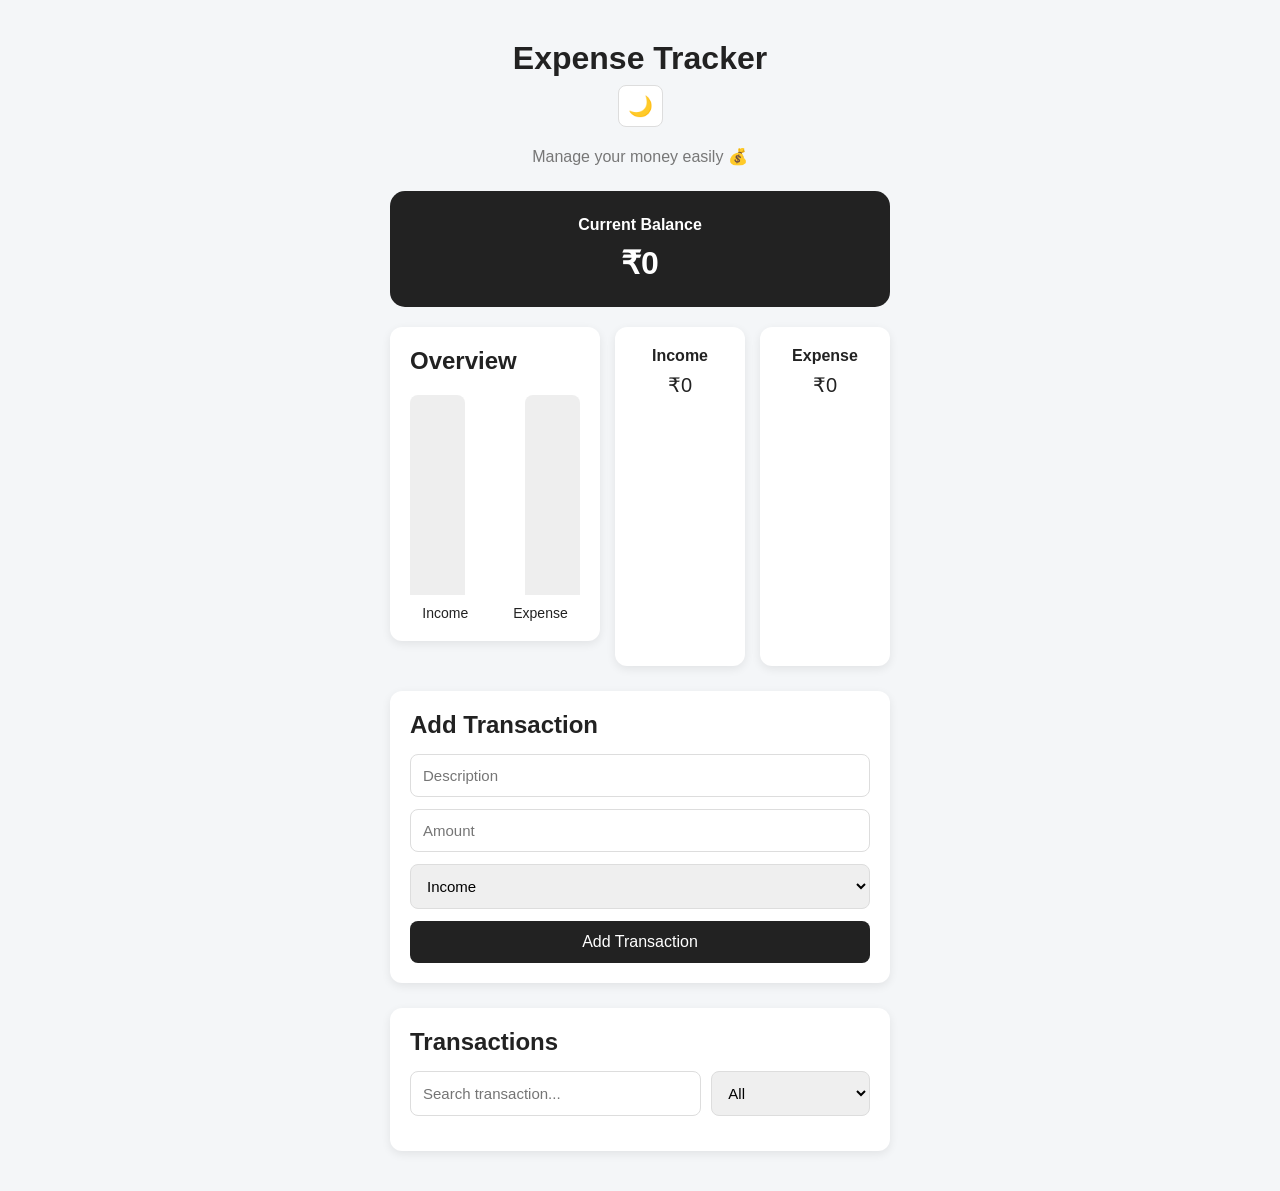
<file: index.html>
<!DOCTYPE html>
<html lang="en">
<head>
    <meta charset="UTF-8">
    <meta name="viewport" content="width=device-width, initial-scale=1.0">

    <title>Expense Tracker - Manage Your Money</title>
    <meta
    name="description"
    content="Simple and easy-to-use expense tracker to manage your income, expenses and balance."
>

<meta
    name="author"
    content="Venkatesh"
>

    <link rel="stylesheet" href="style.css">
</head>

<body>

    <div class="container">

        <h1>Expense Tracker</h1><button id="themeBtn" class="theme-btn">🌙</button>
        <p>Manage your money easily 💰</p>

        <div class="balance-card">
            <h3>Current Balance</h3>
            <h2 id="balance">₹0</h2>
        </div>

        <div class="summary">
            <div class="chart-card">
    <h2>Overview</h2>

    <div class="chart">
        <div class="bar income-bar">
            <span id="incomeBar"></span>
        </div>

        <div class="bar expense-bar">
            <span id="expenseBar"></span>
        </div>
    </div>

    <div class="chart-labels">
        <span>Income</span>
        <span>Expense</span>
    </div>
</div>
            <div class="income">
                <h4>Income</h4>
                <p id="income">₹0</p>
            </div>

            <div class="expense">
                <h4>Expense</h4>
                <p id="expense">₹0</p>
            </div>
        </div>

        <div class="form-section">

            <h2>Add Transaction</h2>

            <input
                type="text"
                id="description"
                placeholder="Description"
            >

            <input
                type="number"
                id="amount"
                placeholder="Amount"
            >

            <select id="type">
                <option value="income">Income</option>
                <option value="expense">Expense</option>
            </select>

            <button id="addBtn">Add Transaction</button>

        </div>

        <div class="transactions">

            <h2>Transactions</h2>
            <div class="filters">
    <input
        type="text"
        id="searchInput"
        placeholder="Search transaction..."
    >

    <select id="filterInput">
        <option value="all">All</option>
        <option value="income">Income</option>
        <option value="expense">Expense</option>
    </select>
</div>

<ul id="transactionList"></ul>

            <ul id="transactionList"></ul>

        </div>

    </div>

    <script src="script.js"></script>

</body>
</html>
</file>
<file: style.css>
* {
    margin: 0;
    padding: 0;
    box-sizing: border-box;
}

body {
    font-family: Arial, sans-serif;
    background: #f4f6f8;
    color: #222;
    min-height: 100vh;
}

.container {
    width: 90%;
    max-width: 500px;
    margin: 40px auto;
}

h1 {
    text-align: center;
    margin-bottom: 8px;
}

.container > p {
    text-align: center;
    color: #777;
    margin-bottom: 25px;
}

/* Balance */

.balance-card {
    background: #222;
    color: white;
    padding: 25px;
    border-radius: 15px;
    text-align: center;
    margin-bottom: 20px;
}

.balance-card h3 {
    font-size: 16px;
    margin-bottom: 10px;
}

.balance-card h2 {
    font-size: 32px;
}

/* Income & Expense */

.summary {
    display: flex;
    gap: 15px;
    margin-bottom: 25px;
}

.income,
.expense {
    flex: 1;
    background: white;
    padding: 20px;
    border-radius: 12px;
    text-align: center;
    box-shadow: 0 3px 10px rgba(0, 0, 0, 0.08);
}

.income p {
    margin-top: 8px;
    font-size: 20px;
}

.expense p {
    margin-top: 8px;
    font-size: 20px;
}

/* Form */

.form-section {
    background: white;
    padding: 20px;
    border-radius: 12px;
    margin-bottom: 25px;
    box-shadow: 0 3px 10px rgba(0, 0, 0, 0.08);
}

.form-section h2,
.transactions h2 {
    margin-bottom: 15px;
}

input,
select {
    width: 100%;
    padding: 12px;
    margin-bottom: 12px;
    border: 1px solid #ddd;
    border-radius: 8px;
    font-size: 15px;
}

button {
    width: 100%;
    padding: 12px;
    border: none;
    border-radius: 8px;
    background: #222;
    color: white;
    font-size: 16px;
    cursor: pointer;
}

button:hover {
    opacity: 0.85;
}

/* Transactions */

.transactions {
    background: white;
    padding: 20px;
    border-radius: 12px;
    box-shadow: 0 3px 10px rgba(0, 0, 0, 0.08);
}

#transactionList {
    list-style: none;
}

#transactionList li {
    display: flex;
    justify-content: space-between;
    padding: 12px;
    border-bottom: 1px solid #eee;
}
.delete-btn {
    width: auto;
    padding: 6px 10px;
    margin-left: 10px;
    background: #d33;
    font-size: 12px;
}
.filters {
    display: flex;
    gap: 10px;
}

.filters input,
.filters select {
    margin-bottom: 15px;
}

.filters input {
    flex: 2;
}

.filters select {
    flex: 1;
}
.chart-card {
    background: white;
    padding: 20px;
    border-radius: 12px;
    margin-bottom: 25px;
    box-shadow: 0 3px 10px rgba(0, 0, 0, 0.08);
}

.chart {
    height: 200px;
    display: flex;
    align-items: end;
    justify-content: center;
    gap: 60px;
    margin-top: 20px;
}

.bar {
    width: 55px;
    height: 100%;
    background: #eee;
    border-radius: 8px 8px 0 0;
    position: relative;
    display: flex;
    align-items: end;
}

.bar span {
    display: block;
    width: 100%;
    border-radius: 8px 8px 0 0;
    transition: height 0.4s ease;
}

.income-bar span {
    background: #22c55e;
}

.expense-bar span {
    background: #ef4444;
}

.chart-labels {
    display: flex;
    justify-content: center;
    gap: 45px;
    margin-top: 10px;
    font-size: 14px;
}
.theme-btn {
    display: block;
    width: 45px;
    margin: 0 auto 20px;
    padding: 8px;
    font-size: 20px;
    background: white;
    color: #222;
    border: 1px solid #ddd;
}

/* Dark Mode */

body.dark {
    background: #121212;
    color: white;
}

body.dark .income,
body.dark .expense,
body.dark .form-section,
body.dark .transactions,
body.dark .chart-card {
    background: #1e1e1e;
    color: white;
}

body.dark input,
body.dark select {
    background: #2a2a2a;
    color: white;
    border-color: #444;
}

body.dark .theme-btn {
    background: #2a2a2a;
    color: white;
    border-color: #444;
}

/* Mobile */

@media (max-width: 500px) {

    .container {
        width: 94%;
        margin: 20px auto;
    }

    .summary {
        flex-direction: column;
    }

    .chart {
        gap: 40px;
    }

    #transactionList li {
        font-size: 14px;
    }

    .delete-btn {
        margin-left: 5px;
        padding: 5px 7px;
    }
}
.edit-btn {
    width: auto;
    padding: 6px 10px;
    margin-left: 5px;
    background: #555;
    font-size: 12px;
}

#transactionList li {
    align-items: center;
    gap: 10px;
}

#transactionList small {
    color: #888;
    font-size: 11px;
}
</file>
